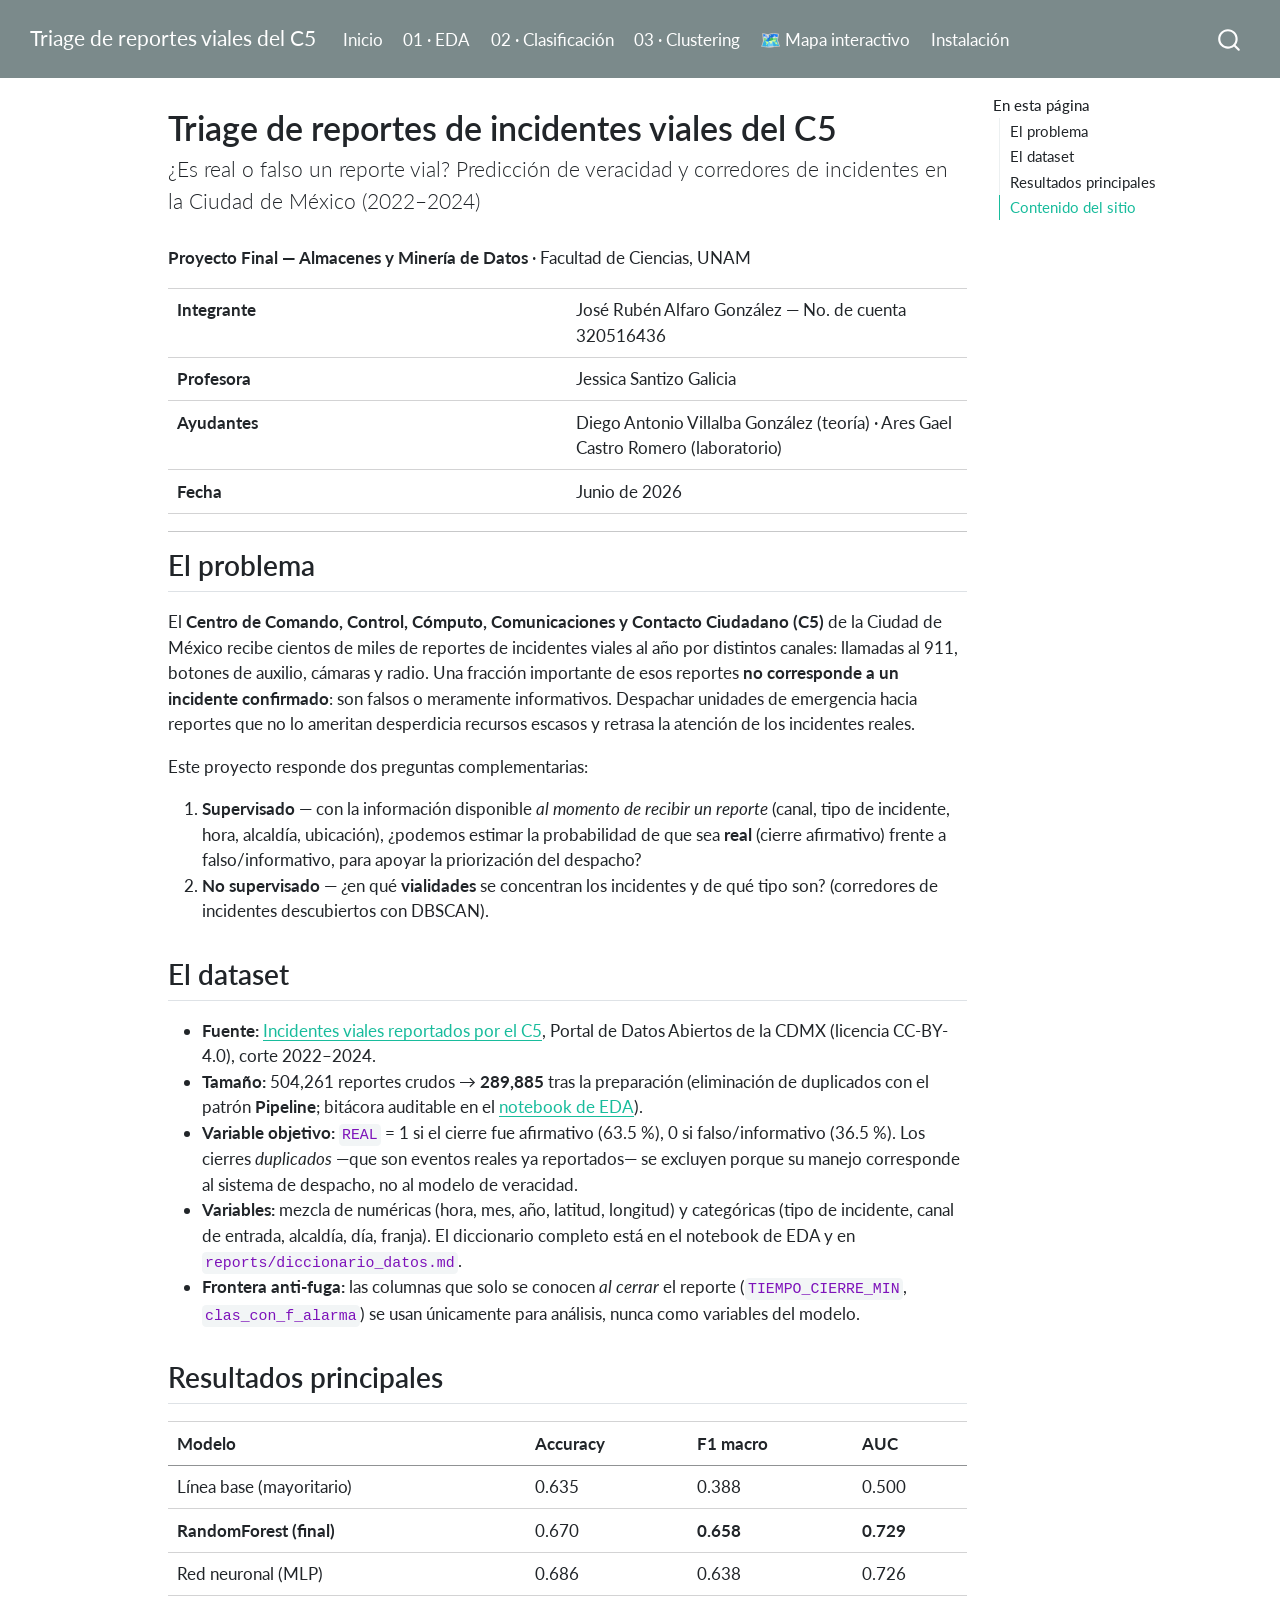
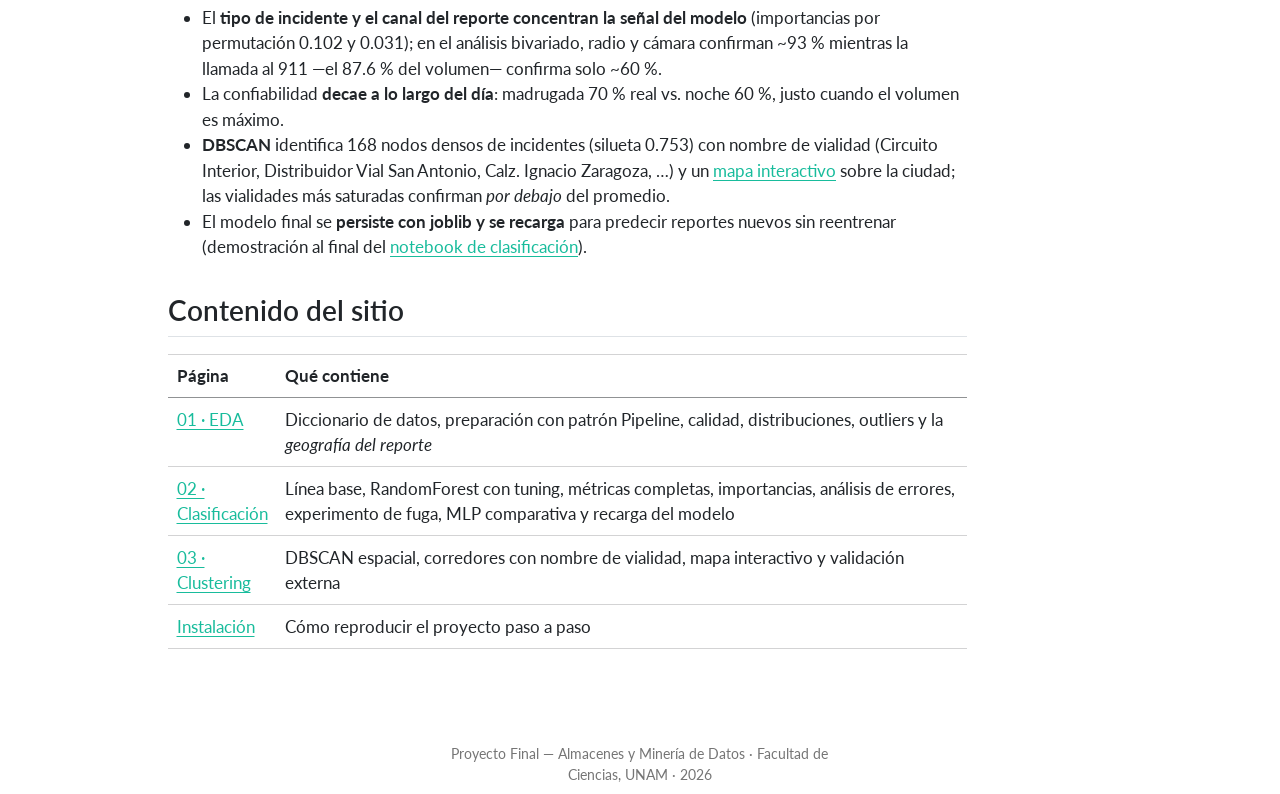
<file: docs/index.html>
<!DOCTYPE html>
<html xmlns="http://www.w3.org/1999/xhtml" lang="es" xml:lang="es"><head>

<meta charset="utf-8">
<meta name="generator" content="quarto-1.9.36">

<meta name="viewport" content="width=device-width, initial-scale=1.0, user-scalable=yes">


<title>Triage de reportes de incidentes viales del C5 – Triage de reportes viales del C5</title>
<style>
/* Default styles provided by pandoc.
** See https://pandoc.org/MANUAL.html#variables-for-html for config info.
*/
code{white-space: pre-wrap;}
span.smallcaps{font-variant: small-caps;}
div.columns{display: flex; gap: min(4vw, 1.5em);}
div.column{flex: auto; overflow-x: auto;}
div.hanging-indent{margin-left: 1.5em; text-indent: -1.5em;}
ul.task-list{list-style: none;}
ul.task-list li input[type="checkbox"] {
  width: 0.8em;
  margin: 0 0.8em 0.2em -1em; /* quarto-specific, see https://github.com/quarto-dev/quarto-cli/issues/4556 */ 
  vertical-align: middle;
}
</style>


<script src="site_libs/quarto-nav/quarto-nav.js"></script>
<script src="site_libs/quarto-nav/headroom.min.js"></script>
<script src="site_libs/clipboard/clipboard.min.js"></script>
<script src="site_libs/quarto-search/autocomplete.umd.js"></script>
<script src="site_libs/quarto-search/fuse.min.js"></script>
<script src="site_libs/quarto-search/quarto-search.js"></script>
<meta name="quarto:offset" content="./">
<link href="./favicon.png" rel="icon" type="image/png">
<script src="site_libs/quarto-html/quarto.js" type="module"></script>
<script src="site_libs/quarto-html/tabsets/tabsets.js" type="module"></script>
<script src="site_libs/quarto-html/popper.min.js"></script>
<script src="site_libs/quarto-html/tippy.umd.min.js"></script>
<script src="site_libs/quarto-html/anchor.min.js"></script>
<link href="site_libs/quarto-html/tippy.css" rel="stylesheet">
<link href="site_libs/quarto-html/quarto-syntax-highlighting-845c23b38eaddc0f92fda52bfe77a8c8.css" rel="stylesheet" id="quarto-text-highlighting-styles">
<script src="site_libs/bootstrap/bootstrap.min.js"></script>
<link href="site_libs/bootstrap/bootstrap-icons.css" rel="stylesheet">
<link href="site_libs/bootstrap/bootstrap-2f125ff416301e0bbe8ba1891721f241.min.css" rel="stylesheet" append-hash="true" id="quarto-bootstrap" data-mode="light">
<script id="quarto-search-options" type="application/json">{
  "location": "navbar",
  "copy-button": false,
  "collapse-after": 3,
  "panel-placement": "end",
  "type": "overlay",
  "limit": 50,
  "keyboard-shortcut": [
    "f",
    "/",
    "s"
  ],
  "show-item-context": false,
  "language": {
    "search-no-results-text": "No se han encontrado resultados",
    "search-matching-documents-text": "documentos encontrados",
    "search-copy-link-title": "Copiar el enlace en la búsqueda",
    "search-hide-matches-text": "Ocultar resultados adicionales",
    "search-more-match-text": "resultado adicional en este documento",
    "search-more-matches-text": "resultados adicionales en este documento",
    "search-clear-button-title": "Borrar",
    "search-text-placeholder": "",
    "search-detached-cancel-button-title": "Cancelar",
    "search-submit-button-title": "Enviar",
    "search-label": "Buscar"
  }
}</script>
<style>html{ scroll-behavior: smooth; }</style>


</head>

<body class="nav-fixed quarto-light">

<div id="quarto-search-results"></div>
  <header id="quarto-header" class="headroom fixed-top">
    <nav class="navbar navbar-expand-lg " data-bs-theme="dark">
      <div class="navbar-container container-fluid">
      <div class="navbar-brand-container mx-auto">
    <a class="navbar-brand" href="./index.html">
    <span class="navbar-title">Triage de reportes viales del C5</span>
    </a>
  </div>
            <div id="quarto-search" class="" title="Buscar"></div>
          <button class="navbar-toggler" type="button" data-bs-toggle="collapse" data-bs-target="#navbarCollapse" aria-controls="navbarCollapse" role="menu" aria-expanded="false" aria-label="Navegación de palanca" onclick="if (window.quartoToggleHeadroom) { window.quartoToggleHeadroom(); }">
  <span class="navbar-toggler-icon"></span>
</button>
          <div class="collapse navbar-collapse" id="navbarCollapse">
            <ul class="navbar-nav navbar-nav-scroll me-auto">
  <li class="nav-item">
    <a class="nav-link active" href="./index.html" aria-current="page"> 
<span class="menu-text">Inicio</span></a>
  </li>  
  <li class="nav-item">
    <a class="nav-link" href="./notebooks/01_eda.html"> 
<span class="menu-text">01 · EDA</span></a>
  </li>  
  <li class="nav-item">
    <a class="nav-link" href="./notebooks/02_clasificacion.html"> 
<span class="menu-text">02 · Clasificación</span></a>
  </li>  
  <li class="nav-item">
    <a class="nav-link" href="./notebooks/03_clustering.html"> 
<span class="menu-text">03 · Clustering</span></a>
  </li>  
  <li class="nav-item">
    <a class="nav-link" href="./mapa.html"> 
<span class="menu-text">🗺️ Mapa interactivo</span></a>
  </li>  
  <li class="nav-item">
    <a class="nav-link" href="./instalacion.html"> 
<span class="menu-text">Instalación</span></a>
  </li>  
</ul>
          </div> <!-- /navcollapse -->
            <div class="quarto-navbar-tools">
</div>
      </div> <!-- /container-fluid -->
    </nav>
</header>
<!-- content -->
<div id="quarto-content" class="quarto-container page-columns page-rows-contents page-layout-article page-navbar">
<!-- sidebar -->
<!-- margin-sidebar -->
    <div id="quarto-margin-sidebar" class="sidebar margin-sidebar">
        <nav id="TOC" role="doc-toc" class="toc-active">
    <h2 id="toc-title">En esta página</h2>
   
  <ul>
  <li><a href="#el-problema" id="toc-el-problema" class="nav-link active" data-scroll-target="#el-problema">El problema</a></li>
  <li><a href="#el-dataset" id="toc-el-dataset" class="nav-link" data-scroll-target="#el-dataset">El dataset</a></li>
  <li><a href="#resultados-principales" id="toc-resultados-principales" class="nav-link" data-scroll-target="#resultados-principales">Resultados principales</a></li>
  <li><a href="#contenido-del-sitio" id="toc-contenido-del-sitio" class="nav-link" data-scroll-target="#contenido-del-sitio">Contenido del sitio</a></li>
  </ul>
</nav>
    </div>
<!-- main -->
<main class="content" id="quarto-document-content">

<header id="title-block-header" class="quarto-title-block default">
<div class="quarto-title">
<h1 class="title">Triage de reportes de incidentes viales del C5</h1>
<p class="subtitle lead">¿Es real o falso un reporte vial? Predicción de veracidad y corredores de incidentes en la Ciudad de México (2022–2024)</p>
</div>



<div class="quarto-title-meta">

    
  
    
  </div>
  


</header>


<p><strong>Proyecto Final — Almacenes y Minería de Datos</strong> · Facultad de Ciencias, UNAM</p>
<table class="caption-top table">
<colgroup>
<col style="width: 50%">
<col style="width: 50%">
</colgroup>
<tbody>
<tr class="odd">
<td><strong>Integrante</strong></td>
<td>José Rubén Alfaro González — No.&nbsp;de cuenta 320516436</td>
</tr>
<tr class="even">
<td><strong>Profesora</strong></td>
<td>Jessica Santizo Galicia</td>
</tr>
<tr class="odd">
<td><strong>Ayudantes</strong></td>
<td>Diego Antonio Villalba González (teoría) · Ares Gael Castro Romero (laboratorio)</td>
</tr>
<tr class="even">
<td><strong>Fecha</strong></td>
<td>Junio de 2026</td>
</tr>
</tbody>
</table>
<hr>
<section id="el-problema" class="level2">
<h2 class="anchored" data-anchor-id="el-problema">El problema</h2>
<p>El <strong>Centro de Comando, Control, Cómputo, Comunicaciones y Contacto Ciudadano (C5)</strong> de la Ciudad de México recibe cientos de miles de reportes de incidentes viales al año por distintos canales: llamadas al 911, botones de auxilio, cámaras y radio. Una fracción importante de esos reportes <strong>no corresponde a un incidente confirmado</strong>: son falsos o meramente informativos. Despachar unidades de emergencia hacia reportes que no lo ameritan desperdicia recursos escasos y retrasa la atención de los incidentes reales.</p>
<p>Este proyecto responde dos preguntas complementarias:</p>
<ol type="1">
<li><strong>Supervisado</strong> — con la información disponible <em>al momento de recibir un reporte</em> (canal, tipo de incidente, hora, alcaldía, ubicación), ¿podemos estimar la probabilidad de que sea <strong>real</strong> (cierre afirmativo) frente a falso/informativo, para apoyar la priorización del despacho?</li>
<li><strong>No supervisado</strong> — ¿en qué <strong>vialidades</strong> se concentran los incidentes y de qué tipo son? (corredores de incidentes descubiertos con DBSCAN).</li>
</ol>
</section>
<section id="el-dataset" class="level2">
<h2 class="anchored" data-anchor-id="el-dataset">El dataset</h2>
<ul>
<li><strong>Fuente:</strong> <a href="https://datos.cdmx.gob.mx">Incidentes viales reportados por el C5</a>, Portal de Datos Abiertos de la CDMX (licencia CC-BY-4.0), corte 2022–2024.</li>
<li><strong>Tamaño:</strong> 504,261 reportes crudos → <strong>289,885</strong> tras la preparación (eliminación de duplicados con el patrón <strong>Pipeline</strong>; bitácora auditable en el <a href="./notebooks/01_eda.html">notebook de EDA</a>).</li>
<li><strong>Variable objetivo:</strong> <code>REAL</code> = 1 si el cierre fue afirmativo (63.5 %), 0 si falso/informativo (36.5 %). Los cierres <em>duplicados</em> —que son eventos reales ya reportados— se excluyen porque su manejo corresponde al sistema de despacho, no al modelo de veracidad.</li>
<li><strong>Variables:</strong> mezcla de numéricas (hora, mes, año, latitud, longitud) y categóricas (tipo de incidente, canal de entrada, alcaldía, día, franja). El diccionario completo está en el notebook de EDA y en <code>reports/diccionario_datos.md</code>.</li>
<li><strong>Frontera anti-fuga:</strong> las columnas que solo se conocen <em>al cerrar</em> el reporte (<code>TIEMPO_CIERRE_MIN</code>, <code>clas_con_f_alarma</code>) se usan únicamente para análisis, nunca como variables del modelo.</li>
</ul>
</section>
<section id="resultados-principales" class="level2">
<h2 class="anchored" data-anchor-id="resultados-principales">Resultados principales</h2>
<table class="caption-top table">
<thead>
<tr class="header">
<th>Modelo</th>
<th>Accuracy</th>
<th>F1 macro</th>
<th>AUC</th>
</tr>
</thead>
<tbody>
<tr class="odd">
<td>Línea base (mayoritario)</td>
<td>0.635</td>
<td>0.388</td>
<td>0.500</td>
</tr>
<tr class="even">
<td><strong>RandomForest (final)</strong></td>
<td>0.670</td>
<td><strong>0.658</strong></td>
<td><strong>0.729</strong></td>
</tr>
<tr class="odd">
<td>Red neuronal (MLP)</td>
<td>0.686</td>
<td>0.638</td>
<td>0.726</td>
</tr>
</tbody>
</table>
<ul>
<li>El <strong>tipo de incidente y el canal del reporte concentran la señal del modelo</strong> (importancias por permutación 0.102 y 0.031); en el análisis bivariado, radio y cámara confirman ~93 % mientras la llamada al 911 —el 87.6 % del volumen— confirma solo ~60 %.</li>
<li>La confiabilidad <strong>decae a lo largo del día</strong>: madrugada 70 % real vs.&nbsp;noche 60 %, justo cuando el volumen es máximo.</li>
<li><strong>DBSCAN</strong> identifica 168 nodos densos de incidentes (silueta 0.753) con nombre de vialidad (Circuito Interior, Distribuidor Vial San Antonio, Calz. Ignacio Zaragoza, …) y un <a href="./mapa.html">mapa interactivo</a> sobre la ciudad; las vialidades más saturadas confirman <em>por debajo</em> del promedio.</li>
<li>El modelo final se <strong>persiste con joblib y se recarga</strong> para predecir reportes nuevos sin reentrenar (demostración al final del <a href="./notebooks/02_clasificacion.html">notebook de clasificación</a>).</li>
</ul>
</section>
<section id="contenido-del-sitio" class="level2">
<h2 class="anchored" data-anchor-id="contenido-del-sitio">Contenido del sitio</h2>
<table class="caption-top table">
<thead>
<tr class="header">
<th>Página</th>
<th>Qué contiene</th>
</tr>
</thead>
<tbody>
<tr class="odd">
<td><a href="./notebooks/01_eda.html">01 · EDA</a></td>
<td>Diccionario de datos, preparación con patrón Pipeline, calidad, distribuciones, outliers y la <em>geografía del reporte</em></td>
</tr>
<tr class="even">
<td><a href="./notebooks/02_clasificacion.html">02 · Clasificación</a></td>
<td>Línea base, RandomForest con tuning, métricas completas, importancias, análisis de errores, experimento de fuga, MLP comparativa y recarga del modelo</td>
</tr>
<tr class="odd">
<td><a href="./notebooks/03_clustering.html">03 · Clustering</a></td>
<td>DBSCAN espacial, corredores con nombre de vialidad, mapa interactivo y validación externa</td>
</tr>
<tr class="even">
<td><a href="./instalacion.html">Instalación</a></td>
<td>Cómo reproducir el proyecto paso a paso</td>
</tr>
</tbody>
</table>


</section>

</main> <!-- /main -->
<script id="quarto-html-after-body" type="application/javascript">
  window.document.addEventListener("DOMContentLoaded", function (event) {
    const icon = "";
    const anchorJS = new window.AnchorJS();
    anchorJS.options = {
      placement: 'right',
      icon: icon
    };
    anchorJS.add('.anchored');
    const isCodeAnnotation = (el) => {
      for (const clz of el.classList) {
        if (clz.startsWith('code-annotation-')) {                     
          return true;
        }
      }
      return false;
    }
    const onCopySuccess = function(e) {
      // button target
      const button = e.trigger;
      // don't keep focus
      button.blur();
      // flash "checked"
      button.classList.add('code-copy-button-checked');
      var currentTitle = button.getAttribute("title");
      button.setAttribute("title", "Copiado");
      let tooltip;
      if (window.bootstrap) {
        button.setAttribute("data-bs-toggle", "tooltip");
        button.setAttribute("data-bs-placement", "left");
        button.setAttribute("data-bs-title", "Copiado");
        tooltip = new bootstrap.Tooltip(button, 
          { trigger: "manual", 
            customClass: "code-copy-button-tooltip",
            offset: [0, -8]});
        tooltip.show();    
      }
      setTimeout(function() {
        if (tooltip) {
          tooltip.hide();
          button.removeAttribute("data-bs-title");
          button.removeAttribute("data-bs-toggle");
          button.removeAttribute("data-bs-placement");
        }
        button.setAttribute("title", currentTitle);
        button.classList.remove('code-copy-button-checked');
      }, 1000);
      // clear code selection
      e.clearSelection();
    }
    const getTextToCopy = function(trigger) {
      const outerScaffold = trigger.parentElement.cloneNode(true);
      const codeEl = outerScaffold.querySelector('code');
      for (const childEl of codeEl.children) {
        if (isCodeAnnotation(childEl)) {
          childEl.remove();
        }
      }
      return codeEl.innerText;
    }
    const clipboard = new window.ClipboardJS('.code-copy-button:not([data-in-quarto-modal])', {
      text: getTextToCopy
    });
    clipboard.on('success', onCopySuccess);
    if (window.document.getElementById('quarto-embedded-source-code-modal')) {
      const clipboardModal = new window.ClipboardJS('.code-copy-button[data-in-quarto-modal]', {
        text: getTextToCopy,
        container: window.document.getElementById('quarto-embedded-source-code-modal')
      });
      clipboardModal.on('success', onCopySuccess);
    }
      var localhostRegex = new RegExp(/^(?:http|https):\/\/localhost\:?[0-9]*\//);
      var mailtoRegex = new RegExp(/^mailto:/);
        var filterRegex = new RegExp('/' + window.location.host + '/');
      var isInternal = (href) => {
          return filterRegex.test(href) || localhostRegex.test(href) || mailtoRegex.test(href);
      }
      // Inspect non-navigation links and adorn them if external
     var links = window.document.querySelectorAll('a[href]:not(.nav-link):not(.navbar-brand):not(.toc-action):not(.sidebar-link):not(.sidebar-item-toggle):not(.pagination-link):not(.no-external):not([aria-hidden]):not(.dropdown-item):not(.quarto-navigation-tool):not(.about-link)');
      for (var i=0; i<links.length; i++) {
        const link = links[i];
        if (!isInternal(link.href)) {
          // undo the damage that might have been done by quarto-nav.js in the case of
          // links that we want to consider external
          if (link.dataset.originalHref !== undefined) {
            link.href = link.dataset.originalHref;
          }
        }
      }
    function tippyHover(el, contentFn, onTriggerFn, onUntriggerFn) {
      const config = {
        allowHTML: true,
        maxWidth: 500,
        delay: 100,
        arrow: false,
        appendTo: function(el) {
            return el.parentElement;
        },
        interactive: true,
        interactiveBorder: 10,
        theme: 'quarto',
        placement: 'bottom-start',
      };
      if (contentFn) {
        config.content = contentFn;
      }
      if (onTriggerFn) {
        config.onTrigger = onTriggerFn;
      }
      if (onUntriggerFn) {
        config.onUntrigger = onUntriggerFn;
      }
      window.tippy(el, config); 
    }
    const noterefs = window.document.querySelectorAll('a[role="doc-noteref"]');
    for (var i=0; i<noterefs.length; i++) {
      const ref = noterefs[i];
      tippyHover(ref, function() {
        // use id or data attribute instead here
        let href = ref.getAttribute('data-footnote-href') || ref.getAttribute('href');
        try { href = new URL(href).hash; } catch {}
        const id = href.replace(/^#\/?/, "");
        const note = window.document.getElementById(id);
        if (note) {
          return note.innerHTML;
        } else {
          return "";
        }
      });
    }
    const xrefs = window.document.querySelectorAll('a.quarto-xref');
    const processXRef = (id, note) => {
      // Strip column container classes
      const stripColumnClz = (el) => {
        el.classList.remove("page-full", "page-columns");
        if (el.children) {
          for (const child of el.children) {
            stripColumnClz(child);
          }
        }
      }
      stripColumnClz(note)
      if (id === null || id.startsWith('sec-')) {
        // Special case sections, only their first couple elements
        const container = document.createElement("div");
        if (note.children && note.children.length > 2) {
          container.appendChild(note.children[0].cloneNode(true));
          for (let i = 1; i < note.children.length; i++) {
            const child = note.children[i];
            if (child.tagName === "P" && child.innerText === "") {
              continue;
            } else {
              container.appendChild(child.cloneNode(true));
              break;
            }
          }
          if (window.Quarto?.typesetMath) {
            window.Quarto.typesetMath(container);
          }
          return container.innerHTML
        } else {
          if (window.Quarto?.typesetMath) {
            window.Quarto.typesetMath(note);
          }
          return note.innerHTML;
        }
      } else {
        // Remove any anchor links if they are present
        const anchorLink = note.querySelector('a.anchorjs-link');
        if (anchorLink) {
          anchorLink.remove();
        }
        if (window.Quarto?.typesetMath) {
          window.Quarto.typesetMath(note);
        }
        if (note.classList.contains("callout")) {
          return note.outerHTML;
        } else {
          return note.innerHTML;
        }
      }
    }
    for (var i=0; i<xrefs.length; i++) {
      const xref = xrefs[i];
      tippyHover(xref, undefined, function(instance) {
        instance.disable();
        let url = xref.getAttribute('href');
        let hash = undefined; 
        if (url.startsWith('#')) {
          hash = url;
        } else {
          try { hash = new URL(url).hash; } catch {}
        }
        if (hash) {
          const id = hash.replace(/^#\/?/, "");
          const note = window.document.getElementById(id);
          if (note !== null) {
            try {
              const html = processXRef(id, note.cloneNode(true));
              instance.setContent(html);
            } finally {
              instance.enable();
              instance.show();
            }
          } else {
            // See if we can fetch this
            fetch(url.split('#')[0])
            .then(res => res.text())
            .then(html => {
              const parser = new DOMParser();
              const htmlDoc = parser.parseFromString(html, "text/html");
              const note = htmlDoc.getElementById(id);
              if (note !== null) {
                const html = processXRef(id, note);
                instance.setContent(html);
              } 
            }).finally(() => {
              instance.enable();
              instance.show();
            });
          }
        } else {
          // See if we can fetch a full url (with no hash to target)
          // This is a special case and we should probably do some content thinning / targeting
          fetch(url)
          .then(res => res.text())
          .then(html => {
            const parser = new DOMParser();
            const htmlDoc = parser.parseFromString(html, "text/html");
            const note = htmlDoc.querySelector('main.content');
            if (note !== null) {
              // This should only happen for chapter cross references
              // (since there is no id in the URL)
              // remove the first header
              if (note.children.length > 0 && note.children[0].tagName === "HEADER") {
                note.children[0].remove();
              }
              const html = processXRef(null, note);
              instance.setContent(html);
            } 
          }).finally(() => {
            instance.enable();
            instance.show();
          });
        }
      }, function(instance) {
      });
    }
        let selectedAnnoteEl;
        const selectorForAnnotation = ( cell, annotation) => {
          let cellAttr = 'data-code-cell="' + cell + '"';
          let lineAttr = 'data-code-annotation="' +  annotation + '"';
          const selector = 'span[' + cellAttr + '][' + lineAttr + ']';
          return selector;
        }
        const selectCodeLines = (annoteEl) => {
          const doc = window.document;
          const targetCell = annoteEl.getAttribute("data-target-cell");
          const targetAnnotation = annoteEl.getAttribute("data-target-annotation");
          const annoteSpan = window.document.querySelector(selectorForAnnotation(targetCell, targetAnnotation));
          const lines = annoteSpan.getAttribute("data-code-lines").split(",");
          const lineIds = lines.map((line) => {
            return targetCell + "-" + line;
          })
          let top = null;
          let height = null;
          let parent = null;
          if (lineIds.length > 0) {
              //compute the position of the single el (top and bottom and make a div)
              const el = window.document.getElementById(lineIds[0]);
              top = el.offsetTop;
              height = el.offsetHeight;
              parent = el.parentElement.parentElement;
            if (lineIds.length > 1) {
              const lastEl = window.document.getElementById(lineIds[lineIds.length - 1]);
              const bottom = lastEl.offsetTop + lastEl.offsetHeight;
              height = bottom - top;
            }
            if (top !== null && height !== null && parent !== null) {
              // cook up a div (if necessary) and position it 
              let div = window.document.getElementById("code-annotation-line-highlight");
              if (div === null) {
                div = window.document.createElement("div");
                div.setAttribute("id", "code-annotation-line-highlight");
                div.style.position = 'absolute';
                parent.appendChild(div);
              }
              div.style.top = top - 2 + "px";
              div.style.height = height + 4 + "px";
              div.style.left = 0;
              let gutterDiv = window.document.getElementById("code-annotation-line-highlight-gutter");
              if (gutterDiv === null) {
                gutterDiv = window.document.createElement("div");
                gutterDiv.setAttribute("id", "code-annotation-line-highlight-gutter");
                gutterDiv.style.position = 'absolute';
                const codeCell = window.document.getElementById(targetCell);
                const gutter = codeCell.querySelector('.code-annotation-gutter');
                gutter.appendChild(gutterDiv);
              }
              gutterDiv.style.top = top - 2 + "px";
              gutterDiv.style.height = height + 4 + "px";
            }
            selectedAnnoteEl = annoteEl;
          }
        };
        const unselectCodeLines = () => {
          const elementsIds = ["code-annotation-line-highlight", "code-annotation-line-highlight-gutter"];
          elementsIds.forEach((elId) => {
            const div = window.document.getElementById(elId);
            if (div) {
              div.remove();
            }
          });
          selectedAnnoteEl = undefined;
        };
          // Handle positioning of the toggle
      window.addEventListener(
        "resize",
        throttle(() => {
          elRect = undefined;
          if (selectedAnnoteEl) {
            selectCodeLines(selectedAnnoteEl);
          }
        }, 10)
      );
      function throttle(fn, ms) {
      let throttle = false;
      let timer;
        return (...args) => {
          if(!throttle) { // first call gets through
              fn.apply(this, args);
              throttle = true;
          } else { // all the others get throttled
              if(timer) clearTimeout(timer); // cancel #2
              timer = setTimeout(() => {
                fn.apply(this, args);
                timer = throttle = false;
              }, ms);
          }
        };
      }
        // Attach click handler to the DT
        const annoteDls = window.document.querySelectorAll('dt[data-target-cell]');
        for (const annoteDlNode of annoteDls) {
          annoteDlNode.addEventListener('click', (event) => {
            const clickedEl = event.target;
            if (clickedEl !== selectedAnnoteEl) {
              unselectCodeLines();
              const activeEl = window.document.querySelector('dt[data-target-cell].code-annotation-active');
              if (activeEl) {
                activeEl.classList.remove('code-annotation-active');
              }
              selectCodeLines(clickedEl);
              clickedEl.classList.add('code-annotation-active');
            } else {
              // Unselect the line
              unselectCodeLines();
              clickedEl.classList.remove('code-annotation-active');
            }
          });
        }
    const findCites = (el) => {
      const parentEl = el.parentElement;
      if (parentEl) {
        const cites = parentEl.dataset.cites;
        if (cites) {
          return {
            el,
            cites: cites.split(' ')
          };
        } else {
          return findCites(el.parentElement)
        }
      } else {
        return undefined;
      }
    };
    var bibliorefs = window.document.querySelectorAll('a[role="doc-biblioref"]');
    for (var i=0; i<bibliorefs.length; i++) {
      const ref = bibliorefs[i];
      const citeInfo = findCites(ref);
      if (citeInfo) {
        tippyHover(citeInfo.el, function() {
          var popup = window.document.createElement('div');
          citeInfo.cites.forEach(function(cite) {
            var citeDiv = window.document.createElement('div');
            citeDiv.classList.add('hanging-indent');
            citeDiv.classList.add('csl-entry');
            var biblioDiv = window.document.getElementById('ref-' + cite);
            if (biblioDiv) {
              citeDiv.innerHTML = biblioDiv.innerHTML;
            }
            popup.appendChild(citeDiv);
          });
          return popup.innerHTML;
        });
      }
    }
  });
  </script>
</div> <!-- /content -->
<footer class="footer">
  <div class="nav-footer">
    <div class="nav-footer-left">
      &nbsp;
    </div>   
    <div class="nav-footer-center">
<p>Proyecto Final — Almacenes y Minería de Datos · Facultad de Ciencias, UNAM · 2026</p>
</div>
    <div class="nav-footer-right">
      &nbsp;
    </div>
  </div>
</footer>




<script src="site_libs/quarto-html/zenscroll-min.js"></script>
</body></html>
</file>
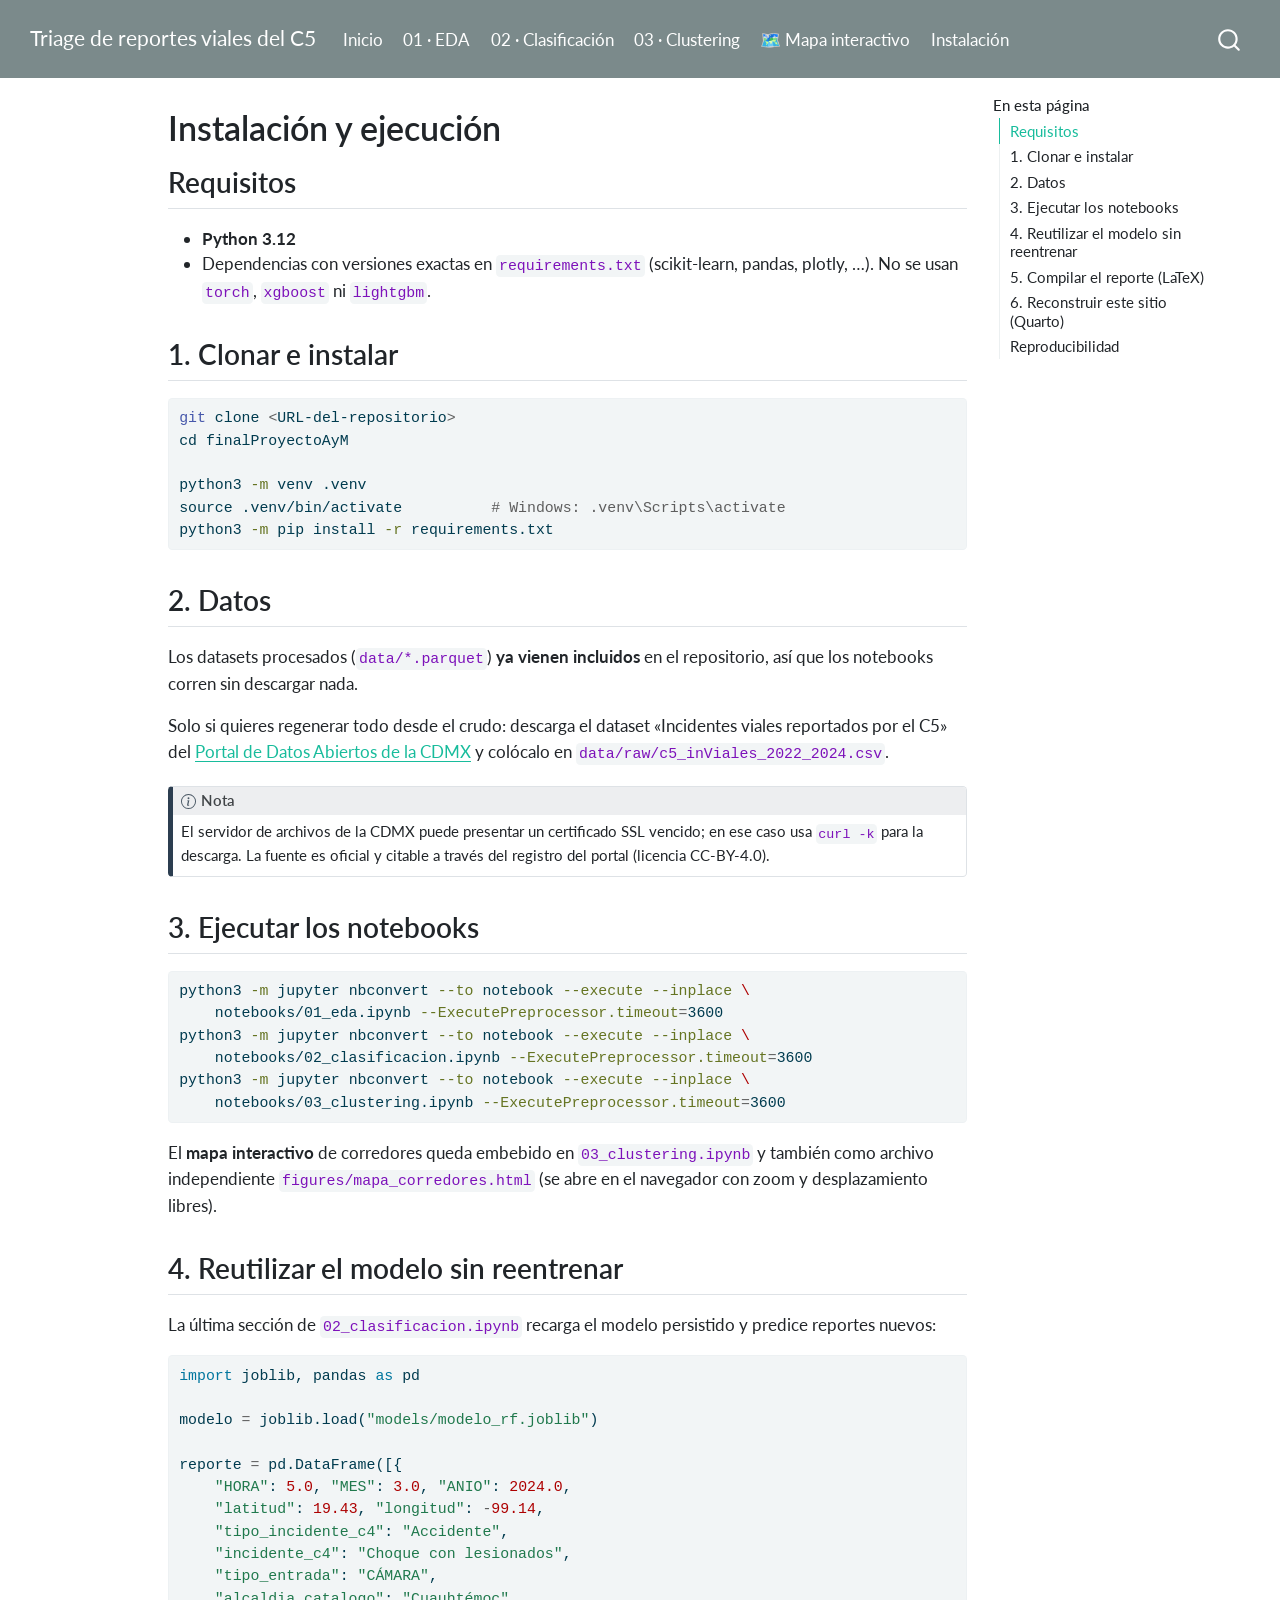
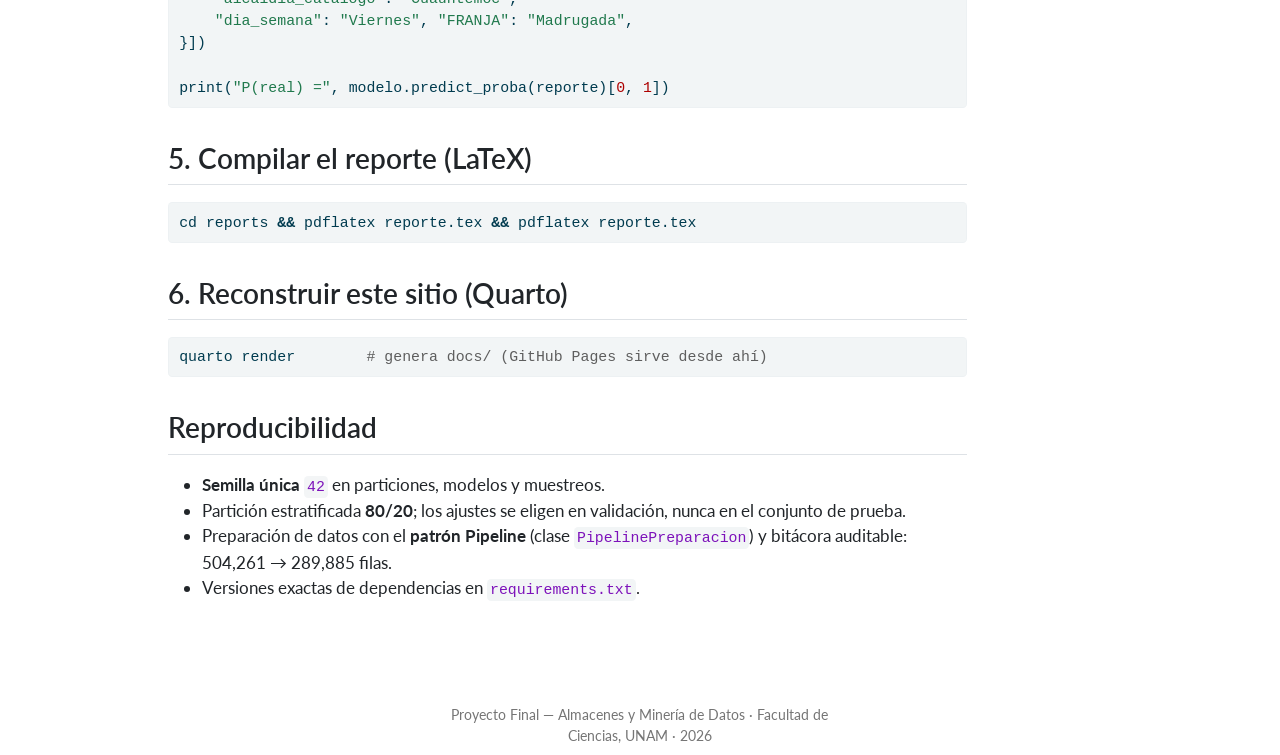
<file: docs/instalacion.html>
<!DOCTYPE html>
<html xmlns="http://www.w3.org/1999/xhtml" lang="es" xml:lang="es"><head>

<meta charset="utf-8">
<meta name="generator" content="quarto-1.9.36">

<meta name="viewport" content="width=device-width, initial-scale=1.0, user-scalable=yes">


<title>Instalación y ejecución – Triage de reportes viales del C5</title>
<style>
/* Default styles provided by pandoc.
** See https://pandoc.org/MANUAL.html#variables-for-html for config info.
*/
code{white-space: pre-wrap;}
span.smallcaps{font-variant: small-caps;}
div.columns{display: flex; gap: min(4vw, 1.5em);}
div.column{flex: auto; overflow-x: auto;}
div.hanging-indent{margin-left: 1.5em; text-indent: -1.5em;}
ul.task-list{list-style: none;}
ul.task-list li input[type="checkbox"] {
  width: 0.8em;
  margin: 0 0.8em 0.2em -1em; /* quarto-specific, see https://github.com/quarto-dev/quarto-cli/issues/4556 */ 
  vertical-align: middle;
}
/* CSS for syntax highlighting */
html { -webkit-text-size-adjust: 100%; }
pre > code.sourceCode { white-space: pre; position: relative; }
pre > code.sourceCode > span { display: inline-block; line-height: 1.25; }
pre > code.sourceCode > span:empty { height: 1.2em; }
.sourceCode { overflow: visible; }
code.sourceCode > span { color: inherit; text-decoration: inherit; }
div.sourceCode { margin: 1em 0; }
pre.sourceCode { margin: 0; }
@media screen {
div.sourceCode { overflow: auto; }
}
@media print {
pre > code.sourceCode { white-space: pre-wrap; }
pre > code.sourceCode > span { text-indent: -5em; padding-left: 5em; }
}
pre.numberSource code
  { counter-reset: source-line 0; }
pre.numberSource code > span
  { position: relative; left: -4em; counter-increment: source-line; }
pre.numberSource code > span > a:first-child::before
  { content: counter(source-line);
    position: relative; left: -1em; text-align: right; vertical-align: baseline;
    border: none; display: inline-block;
    -webkit-touch-callout: none; -webkit-user-select: none;
    -khtml-user-select: none; -moz-user-select: none;
    -ms-user-select: none; user-select: none;
    padding: 0 4px; width: 4em;
  }
pre.numberSource { margin-left: 3em;  padding-left: 4px; }
div.sourceCode
  {   }
@media screen {
pre > code.sourceCode > span > a:first-child::before { text-decoration: underline; }
}
</style>


<script src="site_libs/quarto-nav/quarto-nav.js"></script>
<script src="site_libs/quarto-nav/headroom.min.js"></script>
<script src="site_libs/clipboard/clipboard.min.js"></script>
<script src="site_libs/quarto-search/autocomplete.umd.js"></script>
<script src="site_libs/quarto-search/fuse.min.js"></script>
<script src="site_libs/quarto-search/quarto-search.js"></script>
<meta name="quarto:offset" content="./">
<link href="./favicon.png" rel="icon" type="image/png">
<script src="site_libs/quarto-html/quarto.js" type="module"></script>
<script src="site_libs/quarto-html/tabsets/tabsets.js" type="module"></script>
<script src="site_libs/quarto-html/popper.min.js"></script>
<script src="site_libs/quarto-html/tippy.umd.min.js"></script>
<script src="site_libs/quarto-html/anchor.min.js"></script>
<link href="site_libs/quarto-html/tippy.css" rel="stylesheet">
<link href="site_libs/quarto-html/quarto-syntax-highlighting-845c23b38eaddc0f92fda52bfe77a8c8.css" rel="stylesheet" id="quarto-text-highlighting-styles">
<script src="site_libs/bootstrap/bootstrap.min.js"></script>
<link href="site_libs/bootstrap/bootstrap-icons.css" rel="stylesheet">
<link href="site_libs/bootstrap/bootstrap-2f125ff416301e0bbe8ba1891721f241.min.css" rel="stylesheet" append-hash="true" id="quarto-bootstrap" data-mode="light">
<script id="quarto-search-options" type="application/json">{
  "location": "navbar",
  "copy-button": false,
  "collapse-after": 3,
  "panel-placement": "end",
  "type": "overlay",
  "limit": 50,
  "keyboard-shortcut": [
    "f",
    "/",
    "s"
  ],
  "show-item-context": false,
  "language": {
    "search-no-results-text": "No se han encontrado resultados",
    "search-matching-documents-text": "documentos encontrados",
    "search-copy-link-title": "Copiar el enlace en la búsqueda",
    "search-hide-matches-text": "Ocultar resultados adicionales",
    "search-more-match-text": "resultado adicional en este documento",
    "search-more-matches-text": "resultados adicionales en este documento",
    "search-clear-button-title": "Borrar",
    "search-text-placeholder": "",
    "search-detached-cancel-button-title": "Cancelar",
    "search-submit-button-title": "Enviar",
    "search-label": "Buscar"
  }
}</script>
<style>html{ scroll-behavior: smooth; }</style>


</head>

<body class="nav-fixed quarto-light">

<div id="quarto-search-results"></div>
  <header id="quarto-header" class="headroom fixed-top">
    <nav class="navbar navbar-expand-lg " data-bs-theme="dark">
      <div class="navbar-container container-fluid">
      <div class="navbar-brand-container mx-auto">
    <a class="navbar-brand" href="./index.html">
    <span class="navbar-title">Triage de reportes viales del C5</span>
    </a>
  </div>
            <div id="quarto-search" class="" title="Buscar"></div>
          <button class="navbar-toggler" type="button" data-bs-toggle="collapse" data-bs-target="#navbarCollapse" aria-controls="navbarCollapse" role="menu" aria-expanded="false" aria-label="Navegación de palanca" onclick="if (window.quartoToggleHeadroom) { window.quartoToggleHeadroom(); }">
  <span class="navbar-toggler-icon"></span>
</button>
          <div class="collapse navbar-collapse" id="navbarCollapse">
            <ul class="navbar-nav navbar-nav-scroll me-auto">
  <li class="nav-item">
    <a class="nav-link" href="./index.html"> 
<span class="menu-text">Inicio</span></a>
  </li>  
  <li class="nav-item">
    <a class="nav-link" href="./notebooks/01_eda.html"> 
<span class="menu-text">01 · EDA</span></a>
  </li>  
  <li class="nav-item">
    <a class="nav-link" href="./notebooks/02_clasificacion.html"> 
<span class="menu-text">02 · Clasificación</span></a>
  </li>  
  <li class="nav-item">
    <a class="nav-link" href="./notebooks/03_clustering.html"> 
<span class="menu-text">03 · Clustering</span></a>
  </li>  
  <li class="nav-item">
    <a class="nav-link" href="./mapa.html"> 
<span class="menu-text">🗺️ Mapa interactivo</span></a>
  </li>  
  <li class="nav-item">
    <a class="nav-link active" href="./instalacion.html" aria-current="page"> 
<span class="menu-text">Instalación</span></a>
  </li>  
</ul>
          </div> <!-- /navcollapse -->
            <div class="quarto-navbar-tools">
</div>
      </div> <!-- /container-fluid -->
    </nav>
</header>
<!-- content -->
<div id="quarto-content" class="quarto-container page-columns page-rows-contents page-layout-article page-navbar">
<!-- sidebar -->
<!-- margin-sidebar -->
    <div id="quarto-margin-sidebar" class="sidebar margin-sidebar">
        <nav id="TOC" role="doc-toc" class="toc-active">
    <h2 id="toc-title">En esta página</h2>
   
  <ul>
  <li><a href="#requisitos" id="toc-requisitos" class="nav-link active" data-scroll-target="#requisitos">Requisitos</a></li>
  <li><a href="#clonar-e-instalar" id="toc-clonar-e-instalar" class="nav-link" data-scroll-target="#clonar-e-instalar">1. Clonar e instalar</a></li>
  <li><a href="#datos" id="toc-datos" class="nav-link" data-scroll-target="#datos">2. Datos</a></li>
  <li><a href="#ejecutar-los-notebooks" id="toc-ejecutar-los-notebooks" class="nav-link" data-scroll-target="#ejecutar-los-notebooks">3. Ejecutar los notebooks</a></li>
  <li><a href="#reutilizar-el-modelo-sin-reentrenar" id="toc-reutilizar-el-modelo-sin-reentrenar" class="nav-link" data-scroll-target="#reutilizar-el-modelo-sin-reentrenar">4. Reutilizar el modelo sin reentrenar</a></li>
  <li><a href="#compilar-el-reporte-latex" id="toc-compilar-el-reporte-latex" class="nav-link" data-scroll-target="#compilar-el-reporte-latex">5. Compilar el reporte (LaTeX)</a></li>
  <li><a href="#reconstruir-este-sitio-quarto" id="toc-reconstruir-este-sitio-quarto" class="nav-link" data-scroll-target="#reconstruir-este-sitio-quarto">6. Reconstruir este sitio (Quarto)</a></li>
  <li><a href="#reproducibilidad" id="toc-reproducibilidad" class="nav-link" data-scroll-target="#reproducibilidad">Reproducibilidad</a></li>
  </ul>
</nav>
    </div>
<!-- main -->
<main class="content" id="quarto-document-content">

<header id="title-block-header" class="quarto-title-block default">
<div class="quarto-title">
<h1 class="title">Instalación y ejecución</h1>
</div>



<div class="quarto-title-meta">

    
  
    
  </div>
  


</header>


<section id="requisitos" class="level2">
<h2 class="anchored" data-anchor-id="requisitos">Requisitos</h2>
<ul>
<li><strong>Python 3.12</strong></li>
<li>Dependencias con versiones exactas en <code>requirements.txt</code> (scikit-learn, pandas, plotly, …). No se usan <code>torch</code>, <code>xgboost</code> ni <code>lightgbm</code>.</li>
</ul>
</section>
<section id="clonar-e-instalar" class="level2">
<h2 class="anchored" data-anchor-id="clonar-e-instalar">1. Clonar e instalar</h2>
<div class="code-copy-outer-scaffold"><div class="sourceCode" id="cb1"><pre class="sourceCode bash code-with-copy"><code class="sourceCode bash"><span id="cb1-1"><a href="#cb1-1" aria-hidden="true" tabindex="-1"></a><span class="fu">git</span> clone <span class="op">&lt;</span>URL-del-repositorio<span class="op">&gt;</span></span>
<span id="cb1-2"><a href="#cb1-2" aria-hidden="true" tabindex="-1"></a><span class="bu">cd</span> finalProyectoAyM</span>
<span id="cb1-3"><a href="#cb1-3" aria-hidden="true" tabindex="-1"></a></span>
<span id="cb1-4"><a href="#cb1-4" aria-hidden="true" tabindex="-1"></a><span class="ex">python3</span> <span class="at">-m</span> venv .venv</span>
<span id="cb1-5"><a href="#cb1-5" aria-hidden="true" tabindex="-1"></a><span class="bu">source</span> .venv/bin/activate          <span class="co"># Windows: .venv\Scripts\activate</span></span>
<span id="cb1-6"><a href="#cb1-6" aria-hidden="true" tabindex="-1"></a><span class="ex">python3</span> <span class="at">-m</span> pip install <span class="at">-r</span> requirements.txt</span></code></pre></div><button title="Copiar al portapapeles" class="code-copy-button"><i class="bi"></i></button></div>
</section>
<section id="datos" class="level2">
<h2 class="anchored" data-anchor-id="datos">2. Datos</h2>
<p>Los datasets procesados (<code>data/*.parquet</code>) <strong>ya vienen incluidos</strong> en el repositorio, así que los notebooks corren sin descargar nada.</p>
<p>Solo si quieres regenerar todo desde el crudo: descarga el dataset «Incidentes viales reportados por el C5» del <a href="https://datos.cdmx.gob.mx">Portal de Datos Abiertos de la CDMX</a> y colócalo en <code>data/raw/c5_inViales_2022_2024.csv</code>.</p>
<div class="callout callout-style-default callout-note callout-titled">
<div class="callout-header d-flex align-content-center">
<div class="callout-icon-container">
<i class="callout-icon"></i>
</div>
<div class="callout-title-container flex-fill">
Nota
</div>
</div>
<div class="callout-body-container callout-body">
<p>El servidor de archivos de la CDMX puede presentar un certificado SSL vencido; en ese caso usa <code>curl -k</code> para la descarga. La fuente es oficial y citable a través del registro del portal (licencia CC-BY-4.0).</p>
</div>
</div>
</section>
<section id="ejecutar-los-notebooks" class="level2">
<h2 class="anchored" data-anchor-id="ejecutar-los-notebooks">3. Ejecutar los notebooks</h2>
<div class="code-copy-outer-scaffold"><div class="sourceCode" id="cb2"><pre class="sourceCode bash code-with-copy"><code class="sourceCode bash"><span id="cb2-1"><a href="#cb2-1" aria-hidden="true" tabindex="-1"></a><span class="ex">python3</span> <span class="at">-m</span> jupyter nbconvert <span class="at">--to</span> notebook <span class="at">--execute</span> <span class="at">--inplace</span> <span class="dt">\</span></span>
<span id="cb2-2"><a href="#cb2-2" aria-hidden="true" tabindex="-1"></a>    notebooks/01_eda.ipynb <span class="at">--ExecutePreprocessor.timeout</span><span class="op">=</span>3600</span>
<span id="cb2-3"><a href="#cb2-3" aria-hidden="true" tabindex="-1"></a><span class="ex">python3</span> <span class="at">-m</span> jupyter nbconvert <span class="at">--to</span> notebook <span class="at">--execute</span> <span class="at">--inplace</span> <span class="dt">\</span></span>
<span id="cb2-4"><a href="#cb2-4" aria-hidden="true" tabindex="-1"></a>    notebooks/02_clasificacion.ipynb <span class="at">--ExecutePreprocessor.timeout</span><span class="op">=</span>3600</span>
<span id="cb2-5"><a href="#cb2-5" aria-hidden="true" tabindex="-1"></a><span class="ex">python3</span> <span class="at">-m</span> jupyter nbconvert <span class="at">--to</span> notebook <span class="at">--execute</span> <span class="at">--inplace</span> <span class="dt">\</span></span>
<span id="cb2-6"><a href="#cb2-6" aria-hidden="true" tabindex="-1"></a>    notebooks/03_clustering.ipynb <span class="at">--ExecutePreprocessor.timeout</span><span class="op">=</span>3600</span></code></pre></div><button title="Copiar al portapapeles" class="code-copy-button"><i class="bi"></i></button></div>
<p>El <strong>mapa interactivo</strong> de corredores queda embebido en <code>03_clustering.ipynb</code> y también como archivo independiente <code>figures/mapa_corredores.html</code> (se abre en el navegador con zoom y desplazamiento libres).</p>
</section>
<section id="reutilizar-el-modelo-sin-reentrenar" class="level2">
<h2 class="anchored" data-anchor-id="reutilizar-el-modelo-sin-reentrenar">4. Reutilizar el modelo sin reentrenar</h2>
<p>La última sección de <code>02_clasificacion.ipynb</code> recarga el modelo persistido y predice reportes nuevos:</p>
<div class="code-copy-outer-scaffold"><div class="sourceCode" id="cb3"><pre class="sourceCode python code-with-copy"><code class="sourceCode python"><span id="cb3-1"><a href="#cb3-1" aria-hidden="true" tabindex="-1"></a><span class="im">import</span> joblib, pandas <span class="im">as</span> pd</span>
<span id="cb3-2"><a href="#cb3-2" aria-hidden="true" tabindex="-1"></a></span>
<span id="cb3-3"><a href="#cb3-3" aria-hidden="true" tabindex="-1"></a>modelo <span class="op">=</span> joblib.load(<span class="st">"models/modelo_rf.joblib"</span>)</span>
<span id="cb3-4"><a href="#cb3-4" aria-hidden="true" tabindex="-1"></a></span>
<span id="cb3-5"><a href="#cb3-5" aria-hidden="true" tabindex="-1"></a>reporte <span class="op">=</span> pd.DataFrame([{</span>
<span id="cb3-6"><a href="#cb3-6" aria-hidden="true" tabindex="-1"></a>    <span class="st">"HORA"</span>: <span class="fl">5.0</span>, <span class="st">"MES"</span>: <span class="fl">3.0</span>, <span class="st">"ANIO"</span>: <span class="fl">2024.0</span>,</span>
<span id="cb3-7"><a href="#cb3-7" aria-hidden="true" tabindex="-1"></a>    <span class="st">"latitud"</span>: <span class="fl">19.43</span>, <span class="st">"longitud"</span>: <span class="op">-</span><span class="fl">99.14</span>,</span>
<span id="cb3-8"><a href="#cb3-8" aria-hidden="true" tabindex="-1"></a>    <span class="st">"tipo_incidente_c4"</span>: <span class="st">"Accidente"</span>,</span>
<span id="cb3-9"><a href="#cb3-9" aria-hidden="true" tabindex="-1"></a>    <span class="st">"incidente_c4"</span>: <span class="st">"Choque con lesionados"</span>,</span>
<span id="cb3-10"><a href="#cb3-10" aria-hidden="true" tabindex="-1"></a>    <span class="st">"tipo_entrada"</span>: <span class="st">"CÁMARA"</span>,</span>
<span id="cb3-11"><a href="#cb3-11" aria-hidden="true" tabindex="-1"></a>    <span class="st">"alcaldia_catalogo"</span>: <span class="st">"Cuauhtémoc"</span>,</span>
<span id="cb3-12"><a href="#cb3-12" aria-hidden="true" tabindex="-1"></a>    <span class="st">"dia_semana"</span>: <span class="st">"Viernes"</span>, <span class="st">"FRANJA"</span>: <span class="st">"Madrugada"</span>,</span>
<span id="cb3-13"><a href="#cb3-13" aria-hidden="true" tabindex="-1"></a>}])</span>
<span id="cb3-14"><a href="#cb3-14" aria-hidden="true" tabindex="-1"></a></span>
<span id="cb3-15"><a href="#cb3-15" aria-hidden="true" tabindex="-1"></a><span class="bu">print</span>(<span class="st">"P(real) ="</span>, modelo.predict_proba(reporte)[<span class="dv">0</span>, <span class="dv">1</span>])</span></code></pre></div><button title="Copiar al portapapeles" class="code-copy-button"><i class="bi"></i></button></div>
</section>
<section id="compilar-el-reporte-latex" class="level2">
<h2 class="anchored" data-anchor-id="compilar-el-reporte-latex">5. Compilar el reporte (LaTeX)</h2>
<div class="code-copy-outer-scaffold"><div class="sourceCode" id="cb4"><pre class="sourceCode bash code-with-copy"><code class="sourceCode bash"><span id="cb4-1"><a href="#cb4-1" aria-hidden="true" tabindex="-1"></a><span class="bu">cd</span> reports <span class="kw">&amp;&amp;</span> <span class="ex">pdflatex</span> reporte.tex <span class="kw">&amp;&amp;</span> <span class="ex">pdflatex</span> reporte.tex</span></code></pre></div><button title="Copiar al portapapeles" class="code-copy-button"><i class="bi"></i></button></div>
</section>
<section id="reconstruir-este-sitio-quarto" class="level2">
<h2 class="anchored" data-anchor-id="reconstruir-este-sitio-quarto">6. Reconstruir este sitio (Quarto)</h2>
<div class="code-copy-outer-scaffold"><div class="sourceCode" id="cb5"><pre class="sourceCode bash code-with-copy"><code class="sourceCode bash"><span id="cb5-1"><a href="#cb5-1" aria-hidden="true" tabindex="-1"></a><span class="ex">quarto</span> render        <span class="co"># genera docs/ (GitHub Pages sirve desde ahí)</span></span></code></pre></div><button title="Copiar al portapapeles" class="code-copy-button"><i class="bi"></i></button></div>
</section>
<section id="reproducibilidad" class="level2">
<h2 class="anchored" data-anchor-id="reproducibilidad">Reproducibilidad</h2>
<ul>
<li><strong>Semilla única <code>42</code></strong> en particiones, modelos y muestreos.</li>
<li>Partición estratificada <strong>80/20</strong>; los ajustes se eligen en validación, nunca en el conjunto de prueba.</li>
<li>Preparación de datos con el <strong>patrón Pipeline</strong> (clase <code>PipelinePreparacion</code>) y bitácora auditable: 504,261 → 289,885 filas.</li>
<li>Versiones exactas de dependencias en <code>requirements.txt</code>.</li>
</ul>


</section>

</main> <!-- /main -->
<script id="quarto-html-after-body" type="application/javascript">
  window.document.addEventListener("DOMContentLoaded", function (event) {
    const icon = "";
    const anchorJS = new window.AnchorJS();
    anchorJS.options = {
      placement: 'right',
      icon: icon
    };
    anchorJS.add('.anchored');
    const isCodeAnnotation = (el) => {
      for (const clz of el.classList) {
        if (clz.startsWith('code-annotation-')) {                     
          return true;
        }
      }
      return false;
    }
    const onCopySuccess = function(e) {
      // button target
      const button = e.trigger;
      // don't keep focus
      button.blur();
      // flash "checked"
      button.classList.add('code-copy-button-checked');
      var currentTitle = button.getAttribute("title");
      button.setAttribute("title", "Copiado");
      let tooltip;
      if (window.bootstrap) {
        button.setAttribute("data-bs-toggle", "tooltip");
        button.setAttribute("data-bs-placement", "left");
        button.setAttribute("data-bs-title", "Copiado");
        tooltip = new bootstrap.Tooltip(button, 
          { trigger: "manual", 
            customClass: "code-copy-button-tooltip",
            offset: [0, -8]});
        tooltip.show();    
      }
      setTimeout(function() {
        if (tooltip) {
          tooltip.hide();
          button.removeAttribute("data-bs-title");
          button.removeAttribute("data-bs-toggle");
          button.removeAttribute("data-bs-placement");
        }
        button.setAttribute("title", currentTitle);
        button.classList.remove('code-copy-button-checked');
      }, 1000);
      // clear code selection
      e.clearSelection();
    }
    const getTextToCopy = function(trigger) {
      const outerScaffold = trigger.parentElement.cloneNode(true);
      const codeEl = outerScaffold.querySelector('code');
      for (const childEl of codeEl.children) {
        if (isCodeAnnotation(childEl)) {
          childEl.remove();
        }
      }
      return codeEl.innerText;
    }
    const clipboard = new window.ClipboardJS('.code-copy-button:not([data-in-quarto-modal])', {
      text: getTextToCopy
    });
    clipboard.on('success', onCopySuccess);
    if (window.document.getElementById('quarto-embedded-source-code-modal')) {
      const clipboardModal = new window.ClipboardJS('.code-copy-button[data-in-quarto-modal]', {
        text: getTextToCopy,
        container: window.document.getElementById('quarto-embedded-source-code-modal')
      });
      clipboardModal.on('success', onCopySuccess);
    }
      var localhostRegex = new RegExp(/^(?:http|https):\/\/localhost\:?[0-9]*\//);
      var mailtoRegex = new RegExp(/^mailto:/);
        var filterRegex = new RegExp('/' + window.location.host + '/');
      var isInternal = (href) => {
          return filterRegex.test(href) || localhostRegex.test(href) || mailtoRegex.test(href);
      }
      // Inspect non-navigation links and adorn them if external
     var links = window.document.querySelectorAll('a[href]:not(.nav-link):not(.navbar-brand):not(.toc-action):not(.sidebar-link):not(.sidebar-item-toggle):not(.pagination-link):not(.no-external):not([aria-hidden]):not(.dropdown-item):not(.quarto-navigation-tool):not(.about-link)');
      for (var i=0; i<links.length; i++) {
        const link = links[i];
        if (!isInternal(link.href)) {
          // undo the damage that might have been done by quarto-nav.js in the case of
          // links that we want to consider external
          if (link.dataset.originalHref !== undefined) {
            link.href = link.dataset.originalHref;
          }
        }
      }
    function tippyHover(el, contentFn, onTriggerFn, onUntriggerFn) {
      const config = {
        allowHTML: true,
        maxWidth: 500,
        delay: 100,
        arrow: false,
        appendTo: function(el) {
            return el.parentElement;
        },
        interactive: true,
        interactiveBorder: 10,
        theme: 'quarto',
        placement: 'bottom-start',
      };
      if (contentFn) {
        config.content = contentFn;
      }
      if (onTriggerFn) {
        config.onTrigger = onTriggerFn;
      }
      if (onUntriggerFn) {
        config.onUntrigger = onUntriggerFn;
      }
      window.tippy(el, config); 
    }
    const noterefs = window.document.querySelectorAll('a[role="doc-noteref"]');
    for (var i=0; i<noterefs.length; i++) {
      const ref = noterefs[i];
      tippyHover(ref, function() {
        // use id or data attribute instead here
        let href = ref.getAttribute('data-footnote-href') || ref.getAttribute('href');
        try { href = new URL(href).hash; } catch {}
        const id = href.replace(/^#\/?/, "");
        const note = window.document.getElementById(id);
        if (note) {
          return note.innerHTML;
        } else {
          return "";
        }
      });
    }
    const xrefs = window.document.querySelectorAll('a.quarto-xref');
    const processXRef = (id, note) => {
      // Strip column container classes
      const stripColumnClz = (el) => {
        el.classList.remove("page-full", "page-columns");
        if (el.children) {
          for (const child of el.children) {
            stripColumnClz(child);
          }
        }
      }
      stripColumnClz(note)
      if (id === null || id.startsWith('sec-')) {
        // Special case sections, only their first couple elements
        const container = document.createElement("div");
        if (note.children && note.children.length > 2) {
          container.appendChild(note.children[0].cloneNode(true));
          for (let i = 1; i < note.children.length; i++) {
            const child = note.children[i];
            if (child.tagName === "P" && child.innerText === "") {
              continue;
            } else {
              container.appendChild(child.cloneNode(true));
              break;
            }
          }
          if (window.Quarto?.typesetMath) {
            window.Quarto.typesetMath(container);
          }
          return container.innerHTML
        } else {
          if (window.Quarto?.typesetMath) {
            window.Quarto.typesetMath(note);
          }
          return note.innerHTML;
        }
      } else {
        // Remove any anchor links if they are present
        const anchorLink = note.querySelector('a.anchorjs-link');
        if (anchorLink) {
          anchorLink.remove();
        }
        if (window.Quarto?.typesetMath) {
          window.Quarto.typesetMath(note);
        }
        if (note.classList.contains("callout")) {
          return note.outerHTML;
        } else {
          return note.innerHTML;
        }
      }
    }
    for (var i=0; i<xrefs.length; i++) {
      const xref = xrefs[i];
      tippyHover(xref, undefined, function(instance) {
        instance.disable();
        let url = xref.getAttribute('href');
        let hash = undefined; 
        if (url.startsWith('#')) {
          hash = url;
        } else {
          try { hash = new URL(url).hash; } catch {}
        }
        if (hash) {
          const id = hash.replace(/^#\/?/, "");
          const note = window.document.getElementById(id);
          if (note !== null) {
            try {
              const html = processXRef(id, note.cloneNode(true));
              instance.setContent(html);
            } finally {
              instance.enable();
              instance.show();
            }
          } else {
            // See if we can fetch this
            fetch(url.split('#')[0])
            .then(res => res.text())
            .then(html => {
              const parser = new DOMParser();
              const htmlDoc = parser.parseFromString(html, "text/html");
              const note = htmlDoc.getElementById(id);
              if (note !== null) {
                const html = processXRef(id, note);
                instance.setContent(html);
              } 
            }).finally(() => {
              instance.enable();
              instance.show();
            });
          }
        } else {
          // See if we can fetch a full url (with no hash to target)
          // This is a special case and we should probably do some content thinning / targeting
          fetch(url)
          .then(res => res.text())
          .then(html => {
            const parser = new DOMParser();
            const htmlDoc = parser.parseFromString(html, "text/html");
            const note = htmlDoc.querySelector('main.content');
            if (note !== null) {
              // This should only happen for chapter cross references
              // (since there is no id in the URL)
              // remove the first header
              if (note.children.length > 0 && note.children[0].tagName === "HEADER") {
                note.children[0].remove();
              }
              const html = processXRef(null, note);
              instance.setContent(html);
            } 
          }).finally(() => {
            instance.enable();
            instance.show();
          });
        }
      }, function(instance) {
      });
    }
        let selectedAnnoteEl;
        const selectorForAnnotation = ( cell, annotation) => {
          let cellAttr = 'data-code-cell="' + cell + '"';
          let lineAttr = 'data-code-annotation="' +  annotation + '"';
          const selector = 'span[' + cellAttr + '][' + lineAttr + ']';
          return selector;
        }
        const selectCodeLines = (annoteEl) => {
          const doc = window.document;
          const targetCell = annoteEl.getAttribute("data-target-cell");
          const targetAnnotation = annoteEl.getAttribute("data-target-annotation");
          const annoteSpan = window.document.querySelector(selectorForAnnotation(targetCell, targetAnnotation));
          const lines = annoteSpan.getAttribute("data-code-lines").split(",");
          const lineIds = lines.map((line) => {
            return targetCell + "-" + line;
          })
          let top = null;
          let height = null;
          let parent = null;
          if (lineIds.length > 0) {
              //compute the position of the single el (top and bottom and make a div)
              const el = window.document.getElementById(lineIds[0]);
              top = el.offsetTop;
              height = el.offsetHeight;
              parent = el.parentElement.parentElement;
            if (lineIds.length > 1) {
              const lastEl = window.document.getElementById(lineIds[lineIds.length - 1]);
              const bottom = lastEl.offsetTop + lastEl.offsetHeight;
              height = bottom - top;
            }
            if (top !== null && height !== null && parent !== null) {
              // cook up a div (if necessary) and position it 
              let div = window.document.getElementById("code-annotation-line-highlight");
              if (div === null) {
                div = window.document.createElement("div");
                div.setAttribute("id", "code-annotation-line-highlight");
                div.style.position = 'absolute';
                parent.appendChild(div);
              }
              div.style.top = top - 2 + "px";
              div.style.height = height + 4 + "px";
              div.style.left = 0;
              let gutterDiv = window.document.getElementById("code-annotation-line-highlight-gutter");
              if (gutterDiv === null) {
                gutterDiv = window.document.createElement("div");
                gutterDiv.setAttribute("id", "code-annotation-line-highlight-gutter");
                gutterDiv.style.position = 'absolute';
                const codeCell = window.document.getElementById(targetCell);
                const gutter = codeCell.querySelector('.code-annotation-gutter');
                gutter.appendChild(gutterDiv);
              }
              gutterDiv.style.top = top - 2 + "px";
              gutterDiv.style.height = height + 4 + "px";
            }
            selectedAnnoteEl = annoteEl;
          }
        };
        const unselectCodeLines = () => {
          const elementsIds = ["code-annotation-line-highlight", "code-annotation-line-highlight-gutter"];
          elementsIds.forEach((elId) => {
            const div = window.document.getElementById(elId);
            if (div) {
              div.remove();
            }
          });
          selectedAnnoteEl = undefined;
        };
          // Handle positioning of the toggle
      window.addEventListener(
        "resize",
        throttle(() => {
          elRect = undefined;
          if (selectedAnnoteEl) {
            selectCodeLines(selectedAnnoteEl);
          }
        }, 10)
      );
      function throttle(fn, ms) {
      let throttle = false;
      let timer;
        return (...args) => {
          if(!throttle) { // first call gets through
              fn.apply(this, args);
              throttle = true;
          } else { // all the others get throttled
              if(timer) clearTimeout(timer); // cancel #2
              timer = setTimeout(() => {
                fn.apply(this, args);
                timer = throttle = false;
              }, ms);
          }
        };
      }
        // Attach click handler to the DT
        const annoteDls = window.document.querySelectorAll('dt[data-target-cell]');
        for (const annoteDlNode of annoteDls) {
          annoteDlNode.addEventListener('click', (event) => {
            const clickedEl = event.target;
            if (clickedEl !== selectedAnnoteEl) {
              unselectCodeLines();
              const activeEl = window.document.querySelector('dt[data-target-cell].code-annotation-active');
              if (activeEl) {
                activeEl.classList.remove('code-annotation-active');
              }
              selectCodeLines(clickedEl);
              clickedEl.classList.add('code-annotation-active');
            } else {
              // Unselect the line
              unselectCodeLines();
              clickedEl.classList.remove('code-annotation-active');
            }
          });
        }
    const findCites = (el) => {
      const parentEl = el.parentElement;
      if (parentEl) {
        const cites = parentEl.dataset.cites;
        if (cites) {
          return {
            el,
            cites: cites.split(' ')
          };
        } else {
          return findCites(el.parentElement)
        }
      } else {
        return undefined;
      }
    };
    var bibliorefs = window.document.querySelectorAll('a[role="doc-biblioref"]');
    for (var i=0; i<bibliorefs.length; i++) {
      const ref = bibliorefs[i];
      const citeInfo = findCites(ref);
      if (citeInfo) {
        tippyHover(citeInfo.el, function() {
          var popup = window.document.createElement('div');
          citeInfo.cites.forEach(function(cite) {
            var citeDiv = window.document.createElement('div');
            citeDiv.classList.add('hanging-indent');
            citeDiv.classList.add('csl-entry');
            var biblioDiv = window.document.getElementById('ref-' + cite);
            if (biblioDiv) {
              citeDiv.innerHTML = biblioDiv.innerHTML;
            }
            popup.appendChild(citeDiv);
          });
          return popup.innerHTML;
        });
      }
    }
  });
  </script>
</div> <!-- /content -->
<footer class="footer">
  <div class="nav-footer">
    <div class="nav-footer-left">
      &nbsp;
    </div>   
    <div class="nav-footer-center">
<p>Proyecto Final — Almacenes y Minería de Datos · Facultad de Ciencias, UNAM · 2026</p>
</div>
    <div class="nav-footer-right">
      &nbsp;
    </div>
  </div>
</footer>




<script src="site_libs/quarto-html/zenscroll-min.js"></script>
</body></html>
</file>
<file: docs/site_libs/quarto-html/tippy.css>
.tippy-box[data-animation=fade][data-state=hidden]{opacity:0}[data-tippy-root]{max-width:calc(100vw - 10px)}.tippy-box{position:relative;background-color:#333;color:#fff;border-radius:4px;font-size:14px;line-height:1.4;white-space:normal;outline:0;transition-property:transform,visibility,opacity}.tippy-box[data-placement^=top]>.tippy-arrow{bottom:0}.tippy-box[data-placement^=top]>.tippy-arrow:before{bottom:-7px;left:0;border-width:8px 8px 0;border-top-color:initial;transform-origin:center top}.tippy-box[data-placement^=bottom]>.tippy-arrow{top:0}.tippy-box[data-placement^=bottom]>.tippy-arrow:before{top:-7px;left:0;border-width:0 8px 8px;border-bottom-color:initial;transform-origin:center bottom}.tippy-box[data-placement^=left]>.tippy-arrow{right:0}.tippy-box[data-placement^=left]>.tippy-arrow:before{border-width:8px 0 8px 8px;border-left-color:initial;right:-7px;transform-origin:center left}.tippy-box[data-placement^=right]>.tippy-arrow{left:0}.tippy-box[data-placement^=right]>.tippy-arrow:before{left:-7px;border-width:8px 8px 8px 0;border-right-color:initial;transform-origin:center right}.tippy-box[data-inertia][data-state=visible]{transition-timing-function:cubic-bezier(.54,1.5,.38,1.11)}.tippy-arrow{width:16px;height:16px;color:#333}.tippy-arrow:before{content:"";position:absolute;border-color:transparent;border-style:solid}.tippy-content{position:relative;padding:5px 9px;z-index:1}
</file>
<file: docs/site_libs/quarto-html/quarto-syntax-highlighting-845c23b38eaddc0f92fda52bfe77a8c8.css>
/* quarto syntax highlight colors */
:root {
  --quarto-hl-ot-color: #003B4F;
  --quarto-hl-at-color: #657422;
  --quarto-hl-ss-color: #20794D;
  --quarto-hl-an-color: #5E5E5E;
  --quarto-hl-fu-color: #4758AB;
  --quarto-hl-st-color: #20794D;
  --quarto-hl-cf-color: #003B4F;
  --quarto-hl-op-color: #5E5E5E;
  --quarto-hl-er-color: #AD0000;
  --quarto-hl-bn-color: #AD0000;
  --quarto-hl-al-color: #AD0000;
  --quarto-hl-va-color: #111111;
  --quarto-hl-bu-color: inherit;
  --quarto-hl-ex-color: inherit;
  --quarto-hl-pp-color: #AD0000;
  --quarto-hl-in-color: #5E5E5E;
  --quarto-hl-vs-color: #20794D;
  --quarto-hl-wa-color: #5E5E5E;
  --quarto-hl-do-color: #5E5E5E;
  --quarto-hl-im-color: #00769E;
  --quarto-hl-ch-color: #20794D;
  --quarto-hl-dt-color: #AD0000;
  --quarto-hl-fl-color: #AD0000;
  --quarto-hl-co-color: #5E5E5E;
  --quarto-hl-cv-color: #5E5E5E;
  --quarto-hl-cn-color: #8f5902;
  --quarto-hl-sc-color: #5E5E5E;
  --quarto-hl-dv-color: #AD0000;
  --quarto-hl-kw-color: #003B4F;
}

/* other quarto variables */
:root {
  --quarto-font-monospace: SFMono-Regular, Menlo, Monaco, Consolas, "Liberation Mono", "Courier New", monospace;
}

/* syntax highlight based on Pandoc's rules */
pre > code.sourceCode > span {
  color: #003B4F;
}

code.sourceCode > span {
  color: #003B4F;
}

div.sourceCode,
div.sourceCode pre.sourceCode {
  color: #003B4F;
}

/* Normal */
code span {
  color: #003B4F;
}

/* Alert */
code span.al {
  color: #AD0000;
  font-style: inherit;
}

/* Annotation */
code span.an {
  color: #5E5E5E;
  font-style: inherit;
}

/* Attribute */
code span.at {
  color: #657422;
  font-style: inherit;
}

/* BaseN */
code span.bn {
  color: #AD0000;
  font-style: inherit;
}

/* BuiltIn */
code span.bu {
  font-style: inherit;
}

/* ControlFlow */
code span.cf {
  color: #003B4F;
  font-weight: bold;
  font-style: inherit;
}

/* Char */
code span.ch {
  color: #20794D;
  font-style: inherit;
}

/* Constant */
code span.cn {
  color: #8f5902;
  font-style: inherit;
}

/* Comment */
code span.co {
  color: #5E5E5E;
  font-style: inherit;
}

/* CommentVar */
code span.cv {
  color: #5E5E5E;
  font-style: italic;
}

/* Documentation */
code span.do {
  color: #5E5E5E;
  font-style: italic;
}

/* DataType */
code span.dt {
  color: #AD0000;
  font-style: inherit;
}

/* DecVal */
code span.dv {
  color: #AD0000;
  font-style: inherit;
}

/* Error */
code span.er {
  color: #AD0000;
  font-style: inherit;
}

/* Extension */
code span.ex {
  font-style: inherit;
}

/* Float */
code span.fl {
  color: #AD0000;
  font-style: inherit;
}

/* Function */
code span.fu {
  color: #4758AB;
  font-style: inherit;
}

/* Import */
code span.im {
  color: #00769E;
  font-style: inherit;
}

/* Information */
code span.in {
  color: #5E5E5E;
  font-style: inherit;
}

/* Keyword */
code span.kw {
  color: #003B4F;
  font-weight: bold;
  font-style: inherit;
}

/* Operator */
code span.op {
  color: #5E5E5E;
  font-style: inherit;
}

/* Other */
code span.ot {
  color: #003B4F;
  font-style: inherit;
}

/* Preprocessor */
code span.pp {
  color: #AD0000;
  font-style: inherit;
}

/* SpecialChar */
code span.sc {
  color: #5E5E5E;
  font-style: inherit;
}

/* SpecialString */
code span.ss {
  color: #20794D;
  font-style: inherit;
}

/* String */
code span.st {
  color: #20794D;
  font-style: inherit;
}

/* Variable */
code span.va {
  color: #111111;
  font-style: inherit;
}

/* VerbatimString */
code span.vs {
  color: #20794D;
  font-style: inherit;
}

/* Warning */
code span.wa {
  color: #5E5E5E;
  font-style: italic;
}

.prevent-inlining {
  content: "</";
}

/*# sourceMappingURL=ac89f0bb514bba72461919f78549e31c.css.map */
</file>
